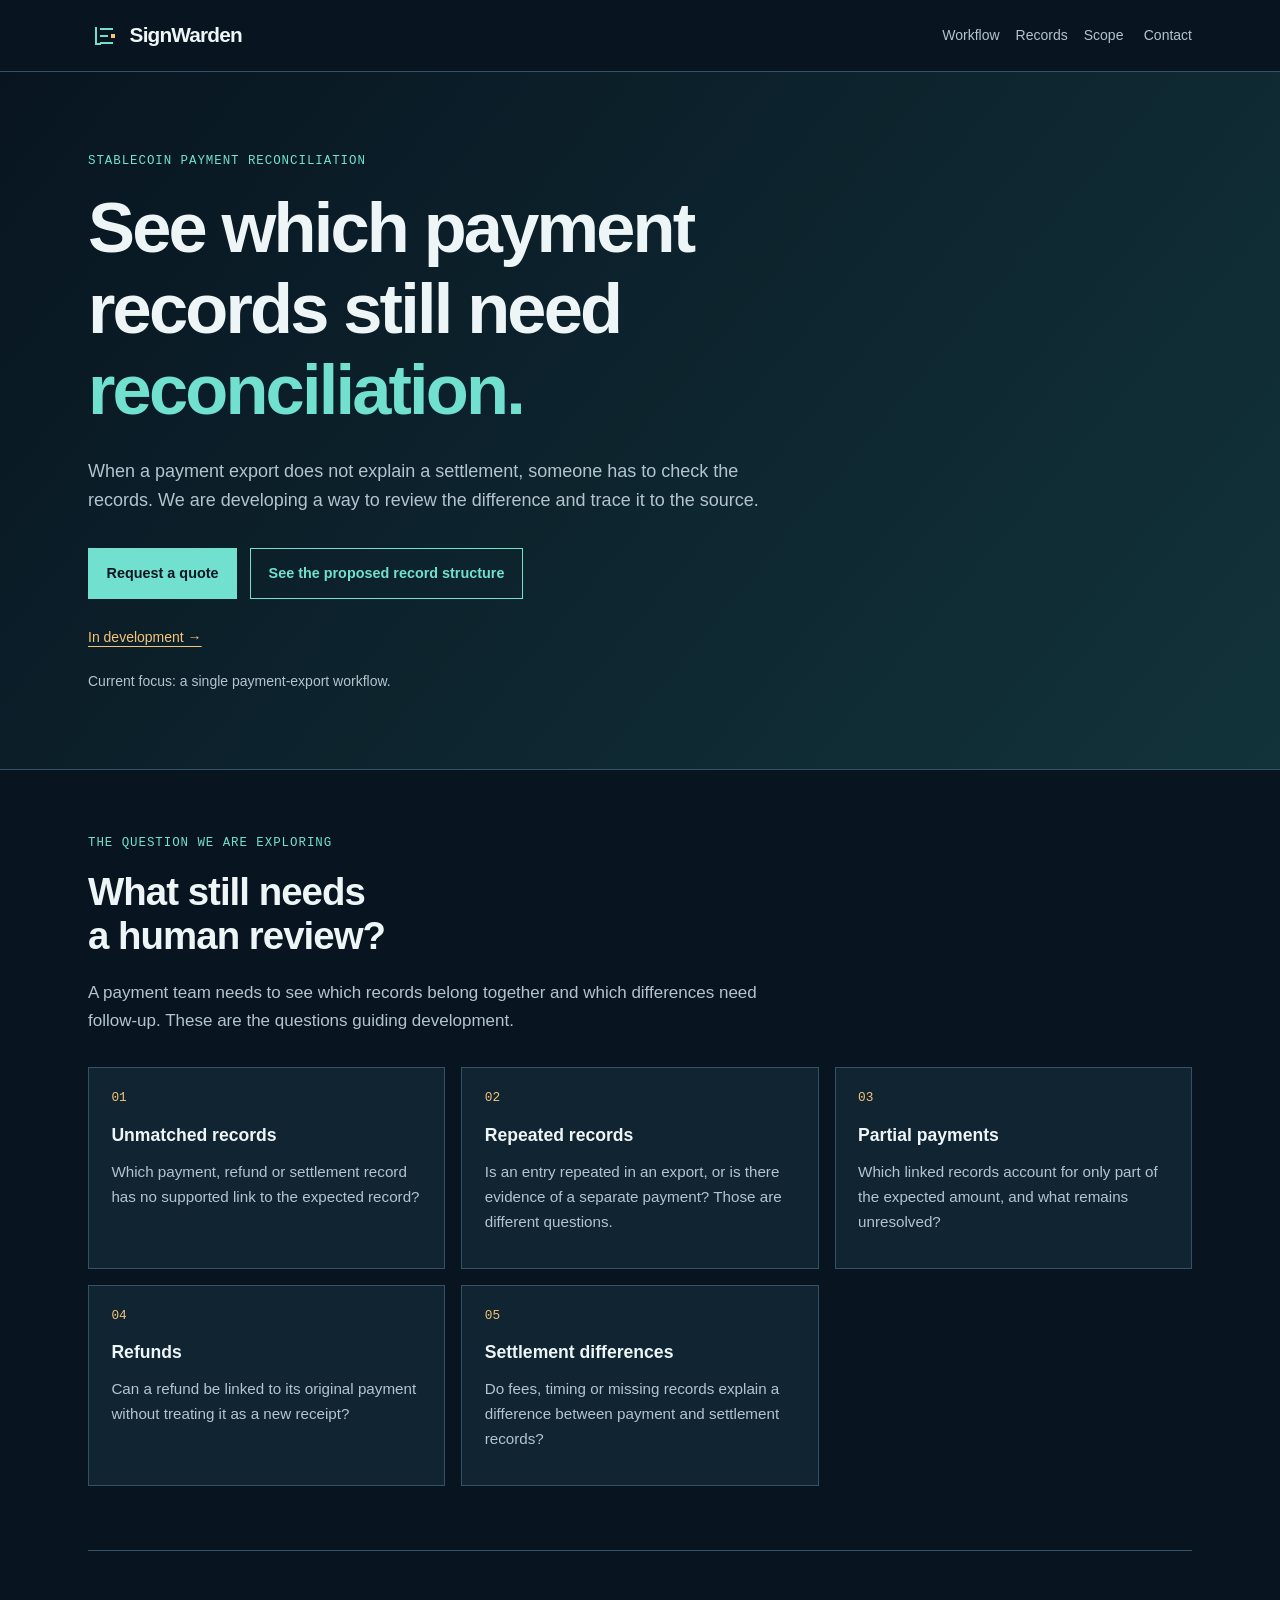
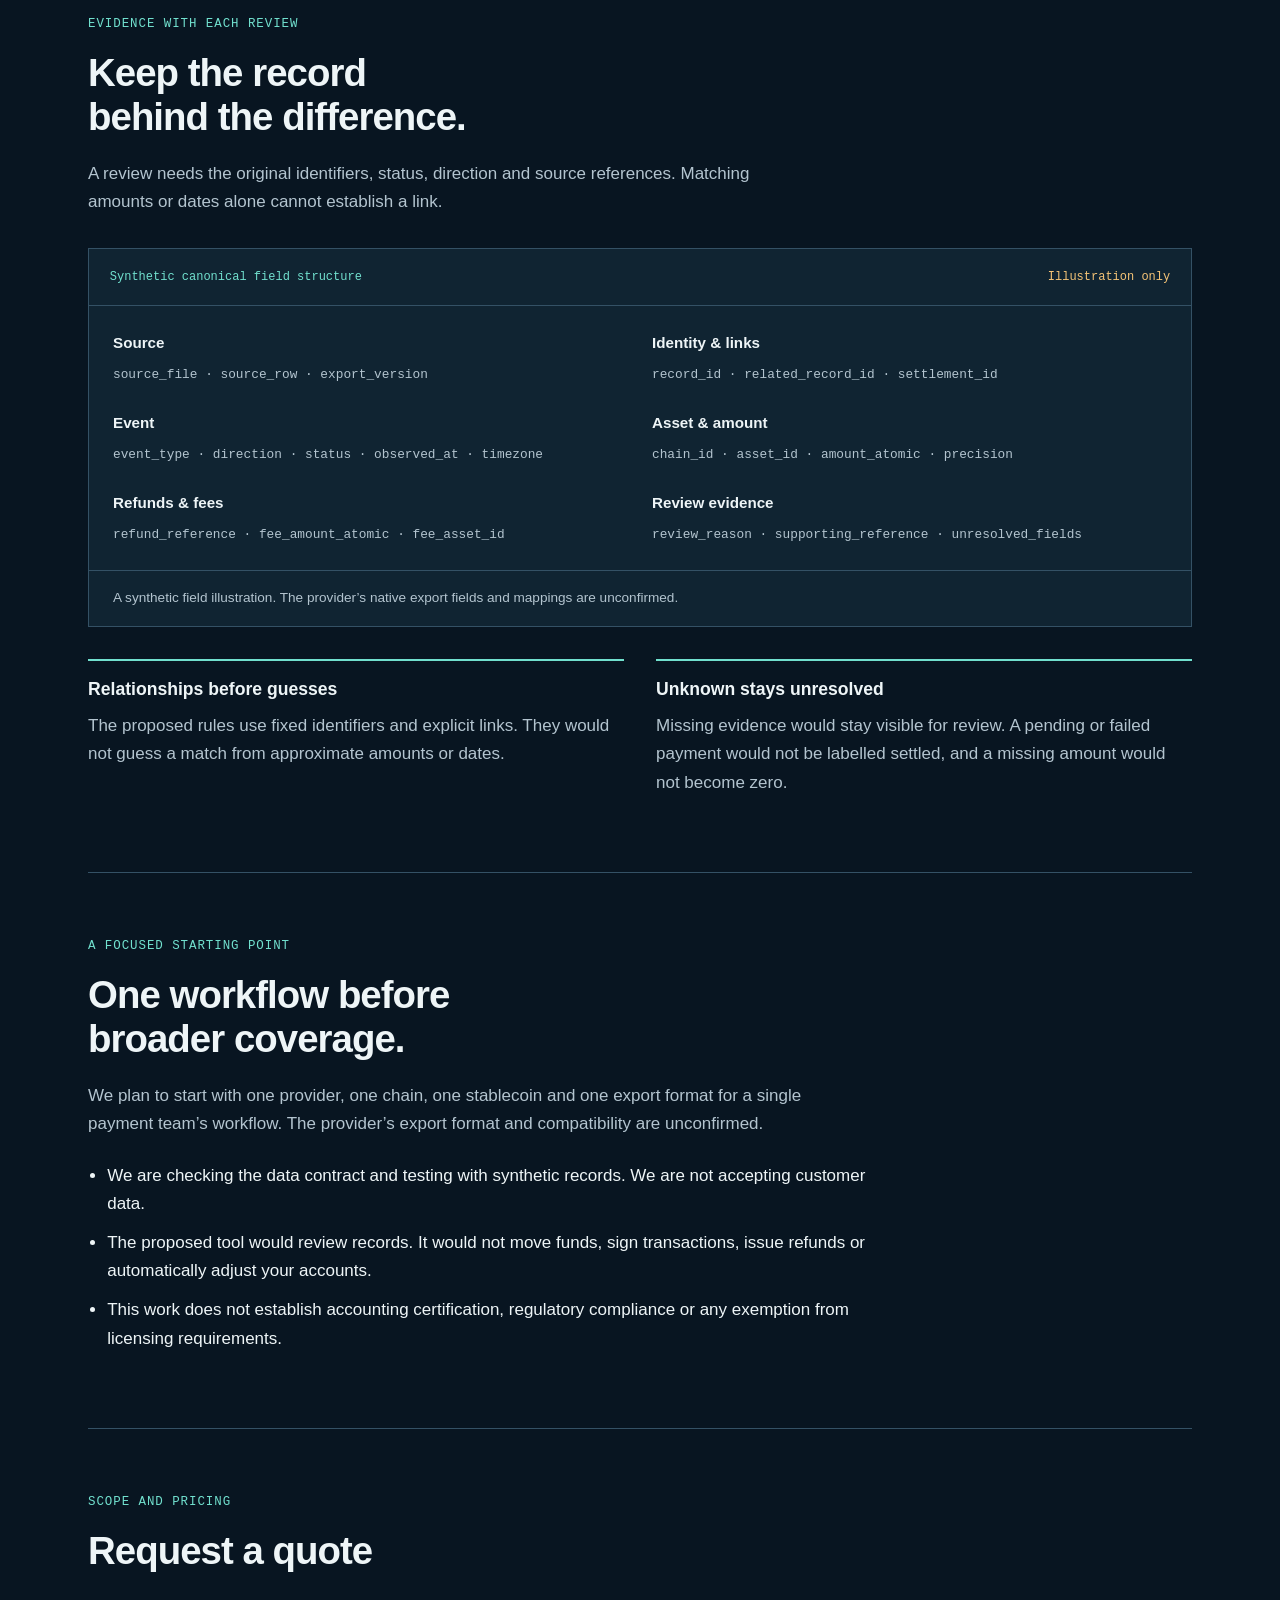
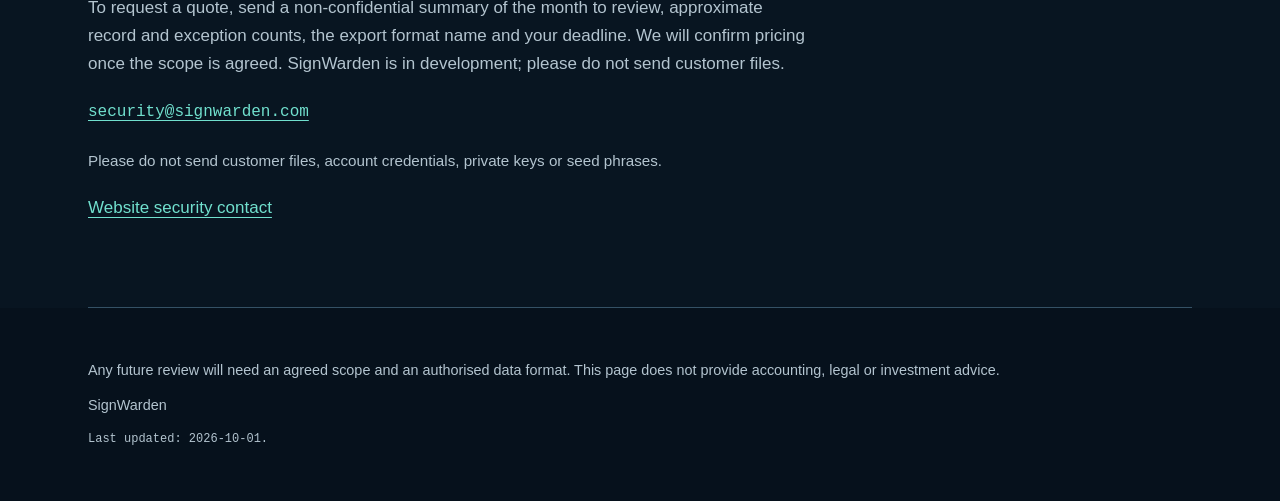
<file: index.html>
<!doctype html>
<html lang="en">
<head>
  <meta charset="utf-8">
  <meta name="viewport" content="width=device-width, initial-scale=1">
  <meta name="color-scheme" content="dark">
  <meta name="theme-color" content="#081521">
  <meta http-equiv="Content-Security-Policy" content="default-src 'none'; style-src 'self'; img-src 'self' data:; base-uri 'none'; form-action 'none'">
  <meta name="referrer" content="strict-origin-when-cross-origin">
  <link rel="icon" href="/favicon.ico" sizes="16x16 32x32">
  <link rel="icon" href="/favicon.svg" type="image/svg+xml" sizes="any">
  <link rel="apple-touch-icon" href="/apple-touch-icon.png" sizes="180x180">
  <link rel="stylesheet" href="/style.css">
  <title>Stablecoin Payment Exceptions | SignWarden</title>
  <meta name="description" content="SignWarden is developing a way to review remaining unmatched stablecoin payment records and settlement differences with source evidence. Request a quote.">
  <link rel="canonical" href="https://signwarden.com/">
  <meta property="og:title" content="Stablecoin Payment Exceptions | SignWarden">
  <meta property="og:description" content="SignWarden is developing a way to review remaining unmatched stablecoin payment records and settlement differences with source evidence. Request a quote.">
  <meta property="og:url" content="https://signwarden.com/">
  <meta property="og:type" content="website">
  <meta property="og:site_name" content="SignWarden">
  <meta name="twitter:card" content="summary">
</head>
<body>
  <a class="skip" href="#main">Skip to main content</a>
  <header class="top"><div class="wrap header-row">
    <a class="wordmark" href="/"><img class="brand-icon" src="/favicon.svg" width="32" height="32" alt="" aria-hidden="true">SignWarden</a>
    <nav aria-label="Page sections">
      <a href="#workflow">Workflow</a><a href="#records">Records</a><a href="#scope">Scope</a><a href="#contact">Contact</a>
    </nav>
  </div></header>
  <main id="main" tabindex="-1">
    <div class="hero-band"><div class="wrap hero">
      <p class="eyebrow">Stablecoin payment reconciliation</p>
      <h1>See which payment records still need <em>reconciliation.</em></h1>
      <p class="lede">When a payment export does not explain a settlement, someone has to check the records. We are developing a way to review the difference and trace it to the source.</p>
      <div class="cta"><a class="button primary" href="#contact">Request a quote</a><a class="button" href="#records">See the proposed record structure</a></div>
      <p class="status"><a href="#scope">In development →</a></p>
      <p class="stage">Current focus: a single payment-export workflow.</p>
    </div></div>
    <div class="wrap">
      <section id="workflow" aria-labelledby="h-workflow">
        <p class="eyebrow">The question we are exploring</p>
        <h2 id="h-workflow">What still needs a human review?</h2>
        <p class="intro">A payment team needs to see which records belong together and which differences need follow-up. These are the questions guiding development.</p>
        <ul class="review-grid">
          <li><span class="number">01</span><h3>Unmatched records</h3><p>Which payment, refund or settlement record has no supported link to the expected record?</p></li>
          <li><span class="number">02</span><h3>Repeated records</h3><p>Is an entry repeated in an export, or is there evidence of a separate payment? Those are different questions.</p></li>
          <li><span class="number">03</span><h3>Partial payments</h3><p>Which linked records account for only part of the expected amount, and what remains unresolved?</p></li>
          <li><span class="number">04</span><h3>Refunds</h3><p>Can a refund be linked to its original payment without treating it as a new receipt?</p></li>
          <li><span class="number">05</span><h3>Settlement differences</h3><p>Do fees, timing or missing records explain a difference between payment and settlement records?</p></li>
        </ul>
      </section>
      <section id="records" aria-labelledby="h-records">
        <p class="eyebrow">Evidence with each review</p>
        <h2 id="h-records">Keep the record behind the difference.</h2>
        <p class="intro">A review needs the original identifiers, status, direction and source references. Matching amounts or dates alone cannot establish a link.</p>
        <figure class="record" aria-labelledby="record-caption">
          <div class="record-header"><span class="record-label">Synthetic canonical field structure</span><span class="record-note">Illustration only</span></div>
          <dl class="field-grid">
            <div><dt>Source</dt><dd>source_file · source_row · export_version</dd></div>
            <div><dt>Identity &amp; links</dt><dd>record_id · related_record_id · settlement_id</dd></div>
            <div><dt>Event</dt><dd>event_type · direction · status · observed_at · timezone</dd></div>
            <div><dt>Asset &amp; amount</dt><dd>chain_id · asset_id · amount_atomic · precision</dd></div>
            <div><dt>Refunds &amp; fees</dt><dd>refund_reference · fee_amount_atomic · fee_asset_id</dd></div>
            <div><dt>Review evidence</dt><dd>review_reason · supporting_reference · unresolved_fields</dd></div>
          </dl>
          <figcaption id="record-caption">A synthetic field illustration. The provider’s native export fields and mappings are unconfirmed.</figcaption>
        </figure>
        <div class="principles">
          <div><h3>Relationships before guesses</h3><p>The proposed rules use fixed identifiers and explicit links. They would not guess a match from approximate amounts or dates.</p></div>
          <div><h3>Unknown stays unresolved</h3><p>Missing evidence would stay visible for review. A pending or failed payment would not be labelled settled, and a missing amount would not become zero.</p></div>
        </div>
      </section>
      <section id="scope" aria-labelledby="h-scope">
        <p class="eyebrow">A focused starting point</p>
        <h2 id="h-scope">One workflow before broader coverage.</h2>
        <p class="intro">We plan to start with one provider, one chain, one stablecoin and one export format for a single payment team’s workflow. The provider’s export format and compatibility are unconfirmed.</p>
        <ul class="scope-list">
          <li>We are checking the data contract and testing with synthetic records. We are not accepting customer data.</li>
          <li>The proposed tool would review records. It would not move funds, sign transactions, issue refunds or automatically adjust your accounts.</li>
          <li>This work does not establish accounting certification, regulatory compliance or any exemption from licensing requirements.</li>
        </ul>
      </section>
      <section id="contact" class="contact-section" aria-labelledby="h-contact">
        <p class="eyebrow">Scope and pricing</p>
        <h2 id="h-contact">Request a quote</h2>
        <p class="intro">To request a quote, send a non-confidential summary of the month to review, approximate record and exception counts, the export format name and your deadline. We will confirm pricing once the scope is agreed. SignWarden is in development; please do not send customer files.</p>
        <p><a class="email" href="mailto:security@signwarden.com">security@signwarden.com</a></p>
        <p class="contact-note">Please do not send customer files, account credentials, private keys or seed phrases.</p>
        <p><a class="security-link" href="/.well-known/security.txt">Website security contact</a></p>
      </section>
    </div>
  </main>
  <footer><div class="wrap">
    <p>Any future review will need an agreed scope and an authorised data format. This page does not provide accounting, legal or investment advice.</p>
    <p class="product">SignWarden</p>
    <p class="updated">Last updated: <time datetime="2026-10-01">2026-10-01</time>.</p>
  </div></footer>
</body>
</html>
</file>
<file: style.css>
/* Stablecoin research candidate: system fonts, static layout, no animation. */
:root{color-scheme:dark;--bg:#081521;--panel:#102432;--text:#eef5f7;--muted:#b3c4cf;--teal:#71e0ce;--amber:#f5c477;--line:#345165;--sans:-apple-system,BlinkMacSystemFont,"Segoe UI",Arial,sans-serif;--mono:ui-monospace,SFMono-Regular,Menlo,Consolas,monospace}
*{box-sizing:border-box}
html{text-size-adjust:100%;-webkit-text-size-adjust:100%;scroll-padding-top:1rem}
body{margin:0;background:var(--bg);color:var(--text);font:1.0625rem/1.65 var(--sans)}
.wrap{width:100%;max-width:72rem;margin:auto;padding:0 1.5rem}
a{color:var(--teal);text-underline-offset:.25em;overflow-wrap:anywhere}
a:visited{color:var(--teal)}
a:hover{text-decoration-thickness:2px}
a:focus-visible{outline:3px solid var(--amber);outline-offset:4px}
main:focus{outline:none}
::selection{background:var(--teal);color:var(--bg)}
.skip{position:absolute;left:1rem;top:1rem;transform:translateY(-200%);z-index:10;background:var(--amber);color:var(--bg);padding:.7rem 1rem}
.skip:focus{transform:none;color:var(--bg)}
.top{border-bottom:1px solid var(--line)}
.header-row{display:flex;align-items:center;justify-content:space-between;flex-wrap:wrap;gap:.5rem 2rem;padding-top:.75rem;padding-bottom:.75rem}
.wordmark,.wordmark:visited{display:inline-flex;align-items:center;gap:.6rem;min-height:44px;color:var(--text);font-size:1.3rem;font-weight:750;letter-spacing:-.04em;text-decoration:none;padding:.4rem 0}
.brand-icon{display:block;width:32px;height:32px;flex-shrink:0}
nav{display:flex;flex-wrap:wrap;gap:0 1rem;font-size:.875rem}
nav a,nav a:visited{display:inline-flex;align-items:center;min-width:44px;min-height:44px;padding:.65rem 0;color:var(--muted);text-decoration:none}
nav a:hover{color:var(--teal)}
.hero-band{border-bottom:1px solid var(--line);background:linear-gradient(130deg,#081521,#12333a)}
.hero{padding-top:5rem;padding-bottom:4rem}
.eyebrow{font:.78rem/1.6 var(--mono);letter-spacing:.075em;text-transform:uppercase;color:var(--teal);margin:0 0 1rem}
h1,h2,h3{line-height:1.15;text-wrap:balance;overflow-wrap:break-word}
h1{font-size:clamp(2.25rem,5.5vw,4.5rem);max-width:20ch;margin:0 0 1.6rem;letter-spacing:-.04em}
h1 em{font-style:normal;color:var(--teal)}
h2{font-size:clamp(1.7rem,3vw,2.6rem);letter-spacing:-.025em;max-width:27ch;margin:0 0 1.3rem}
h3{font-size:1.1rem;line-height:1.4;margin:0 0 .6rem}
p{margin:.7rem 0}
.lede,.intro{max-width:45rem;color:var(--muted)}
.lede{font-size:1.125rem;margin-bottom:2rem}
.cta{display:flex;flex-wrap:wrap;gap:.8rem;margin-bottom:1rem}
.button,.button:visited{display:inline-flex;align-items:center;justify-content:center;min-height:48px;max-width:100%;padding:.8rem 1.1rem;border:1px solid var(--teal);text-decoration:none;font-size:.9rem;font-weight:650;color:var(--teal);text-align:center}
.button.primary,.button.primary:visited{background:var(--teal);color:var(--bg)}
.button:hover{background:var(--text);color:var(--bg)}
.status{margin:0}.status a{display:inline-flex;align-items:center;min-height:44px;color:var(--amber);font-size:.875rem}
.stage{font-size:.875rem;color:var(--muted);max-width:44rem;margin-top:.7rem}
section{padding:4rem 0;border-bottom:1px solid var(--line)}
.review-grid{list-style:none;padding:0;margin:2rem 0 0;display:grid;grid-template-columns:repeat(3,minmax(0,1fr));gap:1rem}
.review-grid li{min-width:0;margin:0;padding:1.4rem;background:var(--panel);border:1px solid var(--line)}
.review-grid p{font-size:.95rem;color:var(--muted)}
.number{display:block;font:.8rem var(--mono);color:var(--amber);margin-bottom:1.1rem}
.record{margin:2rem 0 0;background:var(--panel);border:1px solid var(--line)}
.record-header{display:flex;flex-wrap:wrap;gap:.5rem 1rem;justify-content:space-between;border-bottom:1px solid var(--line);padding:1.1rem 1.3rem;font:.75rem/1.7 var(--mono)}
.record-label{color:var(--teal)}.record-note{color:var(--amber)}
.field-grid{display:grid;grid-template-columns:repeat(2,minmax(0,1fr));gap:1.5rem;margin:0;padding:1.5rem}
.field-grid div{min-width:0}dt{font-size:.95rem;font-weight:650;margin-bottom:.5rem}dd{margin:0;color:var(--muted);font:.8rem/1.8 var(--mono);overflow-wrap:anywhere}
figcaption{padding:1rem 1.5rem;border-top:1px solid var(--line);color:var(--muted);font-size:.85rem}
.principles{display:grid;grid-template-columns:repeat(2,minmax(0,1fr));gap:2rem;margin-top:2rem}.principles div{min-width:0;border-top:2px solid var(--teal);padding-top:1rem}.principles p{color:var(--muted)}
.scope-list{max-width:51rem;padding-left:1.2rem;margin:1.5rem 0 0}.scope-list li{margin:.7rem 0}
.email{display:inline-flex;align-items:center;min-height:44px;max-width:100%;font:1rem/1.7 var(--mono);padding:.65rem 0;overflow-wrap:anywhere;word-break:break-word}
.contact-note{max-width:48rem;color:var(--muted);font-size:.95rem}.security-link{display:inline-flex;align-items:center;min-height:44px;padding:.6rem 0}
footer{padding:2.5rem 0;background:#06111c;color:var(--muted);font-size:.9rem}footer p{max-width:60rem}.product a{display:inline-flex;align-items:center;min-height:44px;padding:.6rem 0}.updated{font:.75rem/1.7 var(--mono)}
@media(max-width:52rem){.review-grid{grid-template-columns:repeat(2,minmax(0,1fr))}.hero{padding-top:3.5rem}.principles{gap:1.4rem}}
@media(max-width:40rem){.review-grid,.field-grid,.principles{grid-template-columns:1fr}.hero{padding-top:2.5rem;padding-bottom:2.5rem}section{padding:2.75rem 0}.wrap{padding-left:1rem;padding-right:1rem}.button{width:100%}.header-row{gap:.25rem 1rem}nav{font-size:.8rem}.field-grid{padding:1.2rem}}
@media(prefers-reduced-motion:reduce){*,*::before,*::after{animation:none!important;transition:none!important;scroll-behavior:auto!important}}
@media print{body{background:#fff;color:#000}.top,.cta,.skip{display:none}.hero-band,.record,.review-grid li,footer{background:none}a,h1 em,.lede,.intro,.stage,.review-grid p,dd,figcaption,.principles p,.contact-note,footer{color:#000}}
</file>
